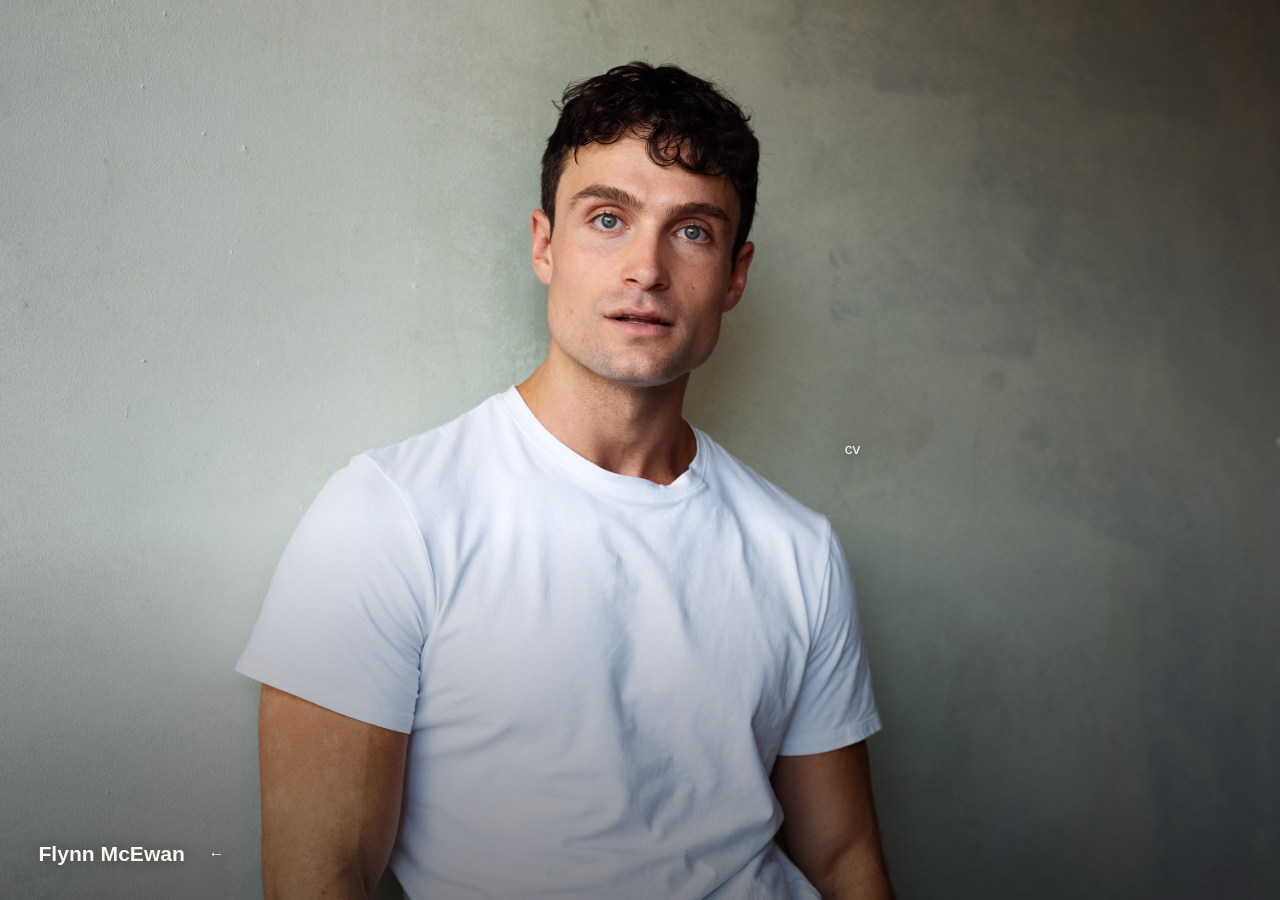
<file: bio.html>
<!doctype html>
<html lang="en">
  <head>
    <meta charset="UTF-8" />
    <meta name="viewport" content="width=device-width, initial-scale=1" />
    <meta name="theme-color" content="#171717" />
    <meta name="description" content="Flynn McEwan — bio." />
    <title>Bio — Flynn McEwan</title>
    <link rel="stylesheet" href="styles.css" />
  </head>
  <body class="bio-page">
    <main class="bio" aria-label="Flynn McEwan bio">
      <img
        class="bio__portrait"
        src="assets/GFXS3183.jpg"
        alt="Flynn McEwan wearing a white shirt, standing against a mottled studio wall"
        width="3000"
        height="4000"
        fetchpriority="high"
      />
      <p class="bio__line">
        <a href="assets/Flynn-Acting-CV.pdf" target="_blank" rel="noopener noreferrer">
          cv
        </a>
      </p>

      <div class="bio__identity">
        <a class="name-link" href="mailto:flynnmc3wan@gmail.com" aria-label="Email Flynn McEwan">
          Flynn McEwan
        </a>
        <a class="home-arrow" href="index.html" aria-label="Return to home">
          <span aria-hidden="true">&#8592;</span>
        </a>
      </div>
    </main>
  </body>
</html>
</file>
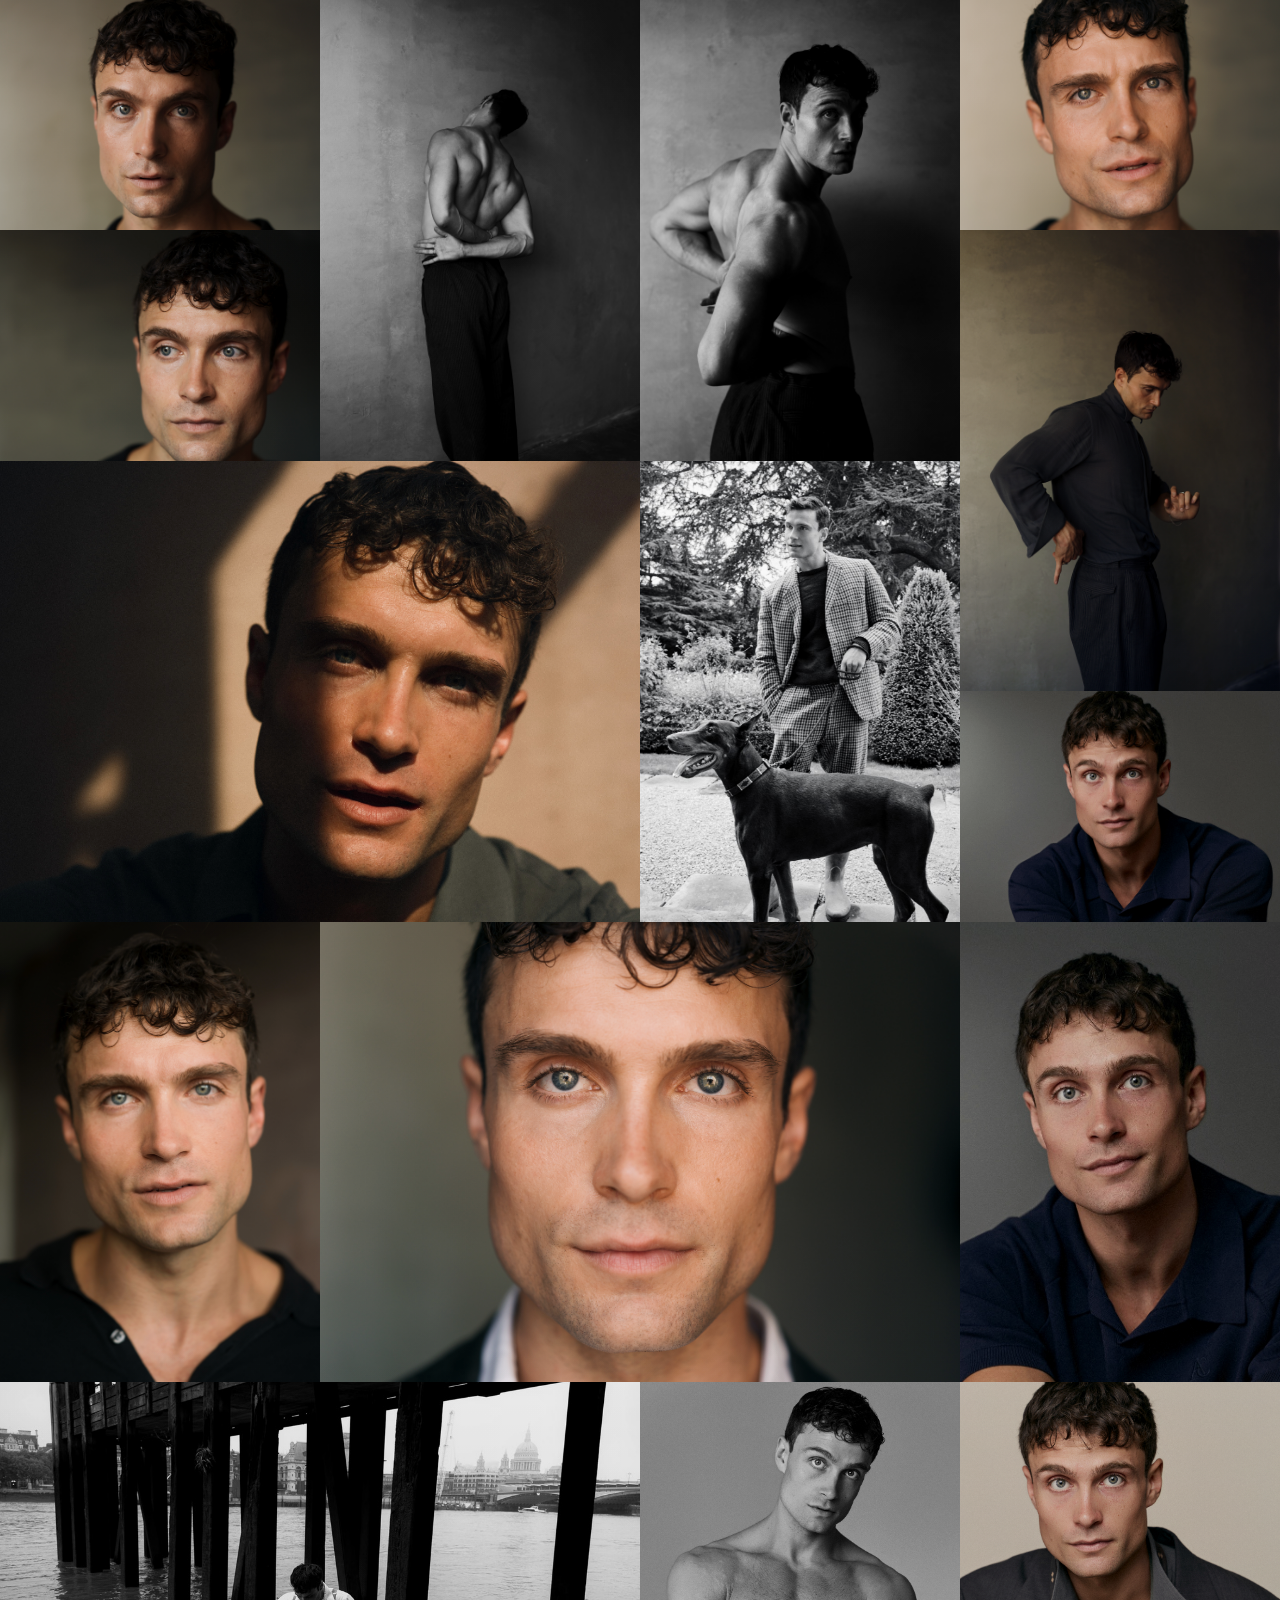
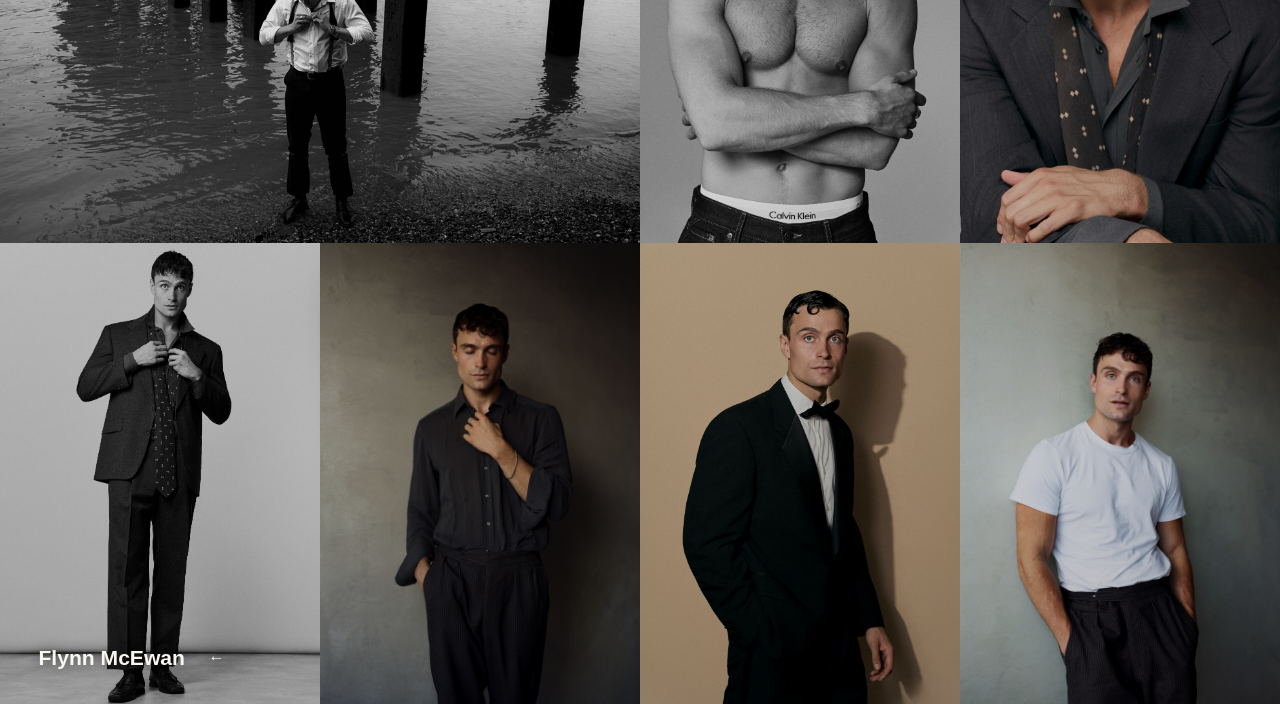
<file: images.html>
<!doctype html>
<html lang="en">
  <head>
    <meta charset="UTF-8" />
    <meta name="viewport" content="width=device-width, initial-scale=1" />
    <meta name="theme-color" content="#ffffff" />
    <meta name="description" content="Portraits of Flynn McEwan." />
    <title>Images — Flynn McEwan</title>
    <link rel="stylesheet" href="styles.css" />
  </head>
  <body class="images-page">
    <main class="gallery" aria-label="Portraits of Flynn McEwan">
      <div class="mosaic">
        <figure class="mosaic__tile mosaic__tile--two">
          <img src="assets/B0187670.jpg" alt="Headshot of Flynn McEwan, front on in a dark shirt" />
        </figure>
        <figure class="mosaic__tile mosaic__tile--one">
          <img src="assets/B0188335.jpg" alt="Black-and-white rear portrait of Flynn McEwan" width="3000" height="4000" />
        </figure>
        <figure class="mosaic__tile mosaic__tile--one">
          <img src="assets/B0188324.jpg" alt="Black-and-white profile portrait of Flynn McEwan" width="3000" height="4000" />
        </figure>
        <figure class="mosaic__tile mosaic__tile--five">
          <img src="assets/B0187570.jpg" alt="Close portrait of Flynn McEwan in a dark shirt, with questioning gaze" width="3000" height="4000" fetchpriority="high" />
        </figure>
        <figure class="mosaic__tile mosaic__tile--feature">
          <img src="assets/EF08DB04-88AE-4F81-9230-47C9A27B9B78_1_201_a.jpeg" alt="Flynn shadow cropped portrait" fetchpriority="hight" />
        </figure>
        <figure class="mosaic__tile mosaic__tile--four">
          <img src="assets/B0187408.jpg" alt="Flynn headshot with side gaze" />
        </figure>
        <figure class="mosaic__tile mosaic__tile--tall">
          <img src="assets/B0188124.jpg" alt="Flynn grey shirt dancing" fetchpriority="hight" />
        </figure>
        <figure class="mosaic__tile mosaic__tile--one">
          <img src="assets/Flynn-McEwan-dog-walking.JPG" alt="Flynn McEwan walking a dog" fetchpriority="hight" />
        </figure>
        <figure class="mosaic__tile mosaic__tile--two">
          <img src="assets/DA51A36C-30C1-45D4-B361-B04C09EDA798_1_105_c.jpeg" alt="Headshot of Flynn McEwan, blue polo earnest look" />
        </figure>
        <figure class="mosaic__tile mosaic__tile--one">
          <img src="assets/CAF24A77-BF4B-4204-BDC7-1C8BFD252AB0_1_201_a.jpeg" alt="Headshot of Flynn McEwan, open mouth teeth" />
        </figure>
        <figure class="mosaic__tile mosaic__tile--eight">
          <img src="assets/B0187871.jpg" alt="Headshot of Flynn McEwan in a jacket and white shirt" width="3000" height="4000" /> 
        </figure>
        <figure class="mosaic__tile mosaic__tile--feature">
          <img src="assets/4B586543-96EA-48DA-A14D-5C4469CCB67F_1_105_c.jpeg" alt="Flynn under a bridge" fetchpriority="hight" />
        </figure>
        <figure class="mosaic__tile mosaic__tile--tall">
          <img src="assets/930F9D61-1E6C-4570-8156-E51B20BE6F86_1_105_c.jpeg" alt="Flynn McEwan in a blue polo" fetchpriority="hight" />
        </figure>
        <figure class="mosaic__tile mosaic__tile--tall">
          <img src="assets/FLYNN__ 0739 1.jpg" alt="Flynn full body shot" fetchpriority="hight" />
        </figure>
        <figure class="mosaic__tile mosaic__tile--tall">
          <img src="assets/FLYNN__ 0468.jpg" alt="Flynn in an undone suit" fetchpriority="hight" />
        </figure>
        <figure class="mosaic__tile mosaic__tile--tall">
          <img src="assets/FLYNN__ 0352 1.jpg" alt="Flynn in an undone suit, black and white" fetchpriority="hight" />
        </figure>
        <figure class="mosaic__tile mosaic__tile--tall">
          <img src="assets/B0188049.jpg" alt="Flynn grey shirt eyes closed" fetchpriority="hight" />
        </figure>
        <figure class="mosaic__tile mosaic__tile--tall">
          <img src="assets/FLYNN__ 0937.jpg" alt="Flynn McEwan gatsby hair tuxedo" fetchpriority="hight" />
        </figure>
        <figure class="mosaic__tile mosaic__tile--tall">
          <img src="assets/GFXS3183.jpg" alt="Flynn white shirt" fetchpriority="hight" />
        </figure>
      </div>

      <div class="gallery__identity">
        <a class="name-link" href="index.html" aria-label="Flynn McEwan home">Flynn McEwan</a>
        <a class="home-arrow" href="index.html" aria-label="Return to home">
          <span aria-hidden="true">&#8592;</span>
        </a>
      </div>
    </main>
  </body>
</html>
</file>
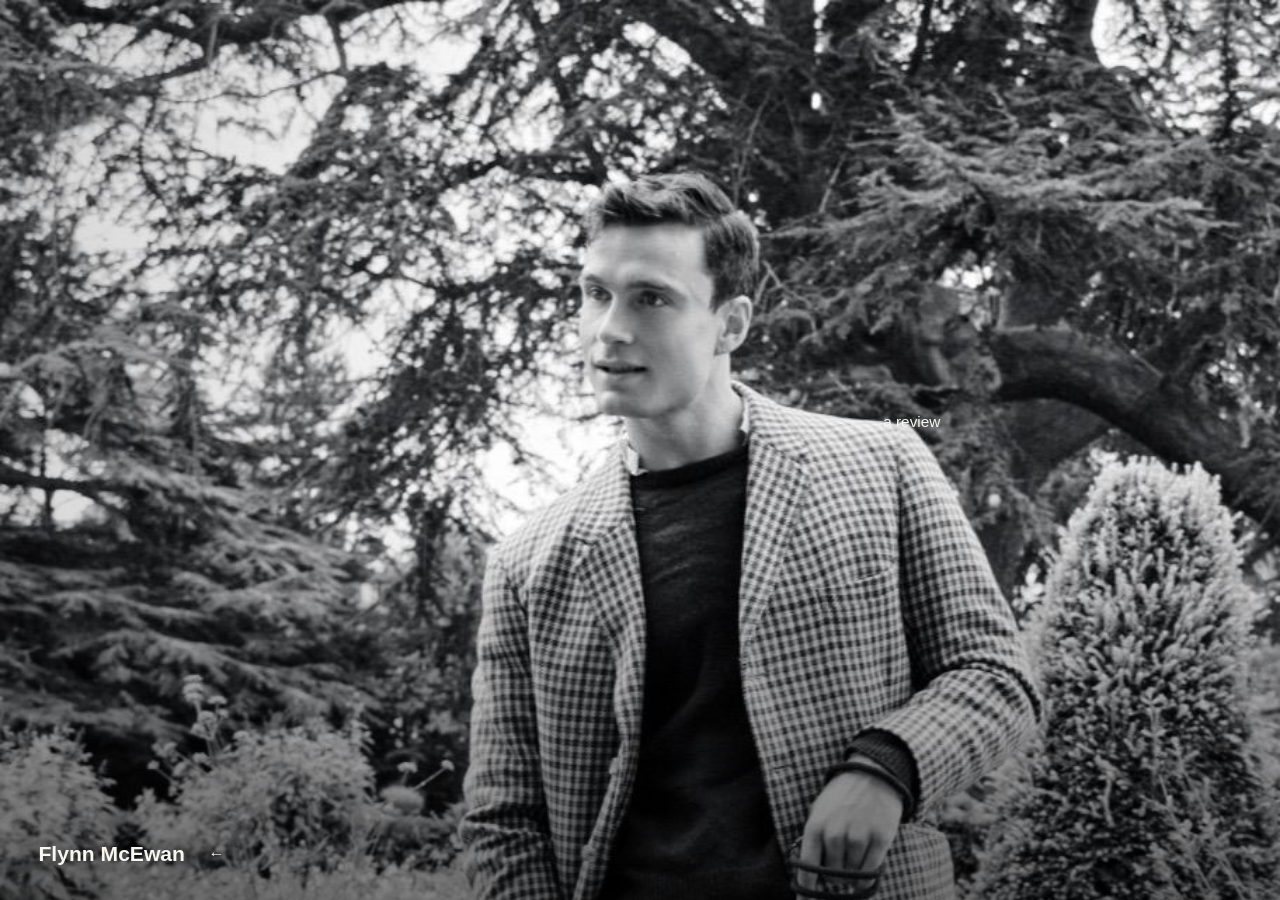
<file: press.html>
<!doctype html>
<html lang="en">
  <head>
    <meta charset="UTF-8" />
    <meta name="viewport" content="width=device-width, initial-scale=1" />
    <meta name="theme-color" content="#171717" />
    <meta name="description" content="Flynn McEwan — press." />
    <title>Press — Flynn McEwan</title>
    <link rel="stylesheet" href="styles.css" />
  </head>
  <body class="bio-page press-page">
    <main class="bio" aria-label="Flynn McEwan press">
      <img
        class="bio__portrait"
        src="assets/Flynn-McEwan-dog-walking.JPG"
        alt="Flynn McEwan wearing a tweed suit, walking a doberman with a park in the background"
        width="3000"
        height="4000"
        fetchpriority="high"
      />
      <p class="bio__line">
        <a href="https://ayoungishperspective.co.uk/2024/12/01/review-the-great-gatsby/">
          a review
        </a>
      </p>

      <div class="bio__identity">
        <a class="name-link" href="mailto:flynnmc3wan@gmail.com" aria-label="Email Flynn McEwan">
          Flynn McEwan
        </a>
        <a class="home-arrow" href="index.html" aria-label="Return to home">
          <span aria-hidden="true">&#8592;</span>
        </a>
      </div>
    </main>
  </body>
</html>
</file>
<file: styles.css>
:root {
  color-scheme: dark;
  --ink: #f7f6f1;
  --surface: #171717;
  --focus: #ffe46b;
  --page-pad: clamp(1.25rem, 3vw, 3.75rem);
  --sans: Arial, Helvetica, sans-serif;
}

* {
  box-sizing: border-box;
}

html {
  min-width: 320px;
  background: var(--surface);
}

body {
  margin: 0;
  min-width: 320px;
  min-height: 100vh;
  min-height: 100svh;
  overflow-x: hidden;
  background: var(--surface);
  color: var(--ink);
  font-family: var(--sans);
  font-synthesis: none;
}

a {
  color: inherit;
  text-decoration: none;
}

a:focus-visible {
  outline: 2px solid var(--focus);
  outline-offset: 5px;
}

.skip-link {
  position: fixed;
  z-index: 20;
  top: 0.75rem;
  left: 0.75rem;
  padding: 0.7rem 0.9rem;
  transform: translateY(-180%);
  background: #111;
  color: #fff;
  font-size: 0.85rem;
  transition: transform 180ms ease;
}

.skip-link:focus {
  transform: translateY(0);
}

.landing {
  position: relative;
  min-height: 100vh;
  min-height: 100svh;
  isolation: isolate;
  overflow: hidden;
  background: #202020;
}

.landing::after {
  position: absolute;
  z-index: -1;
  content: "";
  inset: 0;
  pointer-events: none;
  background:
    linear-gradient(90deg, rgba(0, 0, 0, 0.02) 42%, rgba(0, 0, 0, 0.32) 100%),
    linear-gradient(0deg, rgba(0, 0, 0, 0.16), transparent 40%);
}

.landing__portrait {
  position: absolute;
  z-index: -2;
  inset: 0;
  display: block;
  width: 100%;
  height: 100%;
  object-fit: cover;
  object-position: 50% 32%;
  animation: portrait-in 1.1s cubic-bezier(0.2, 0.72, 0.2, 1) both;
}

.gallery {
  position: relative;
  min-height: 100vh;
  min-height: 100svh;
  overflow: hidden;
  background: #f5f1ea;
}

.mosaic {
  position: relative;
  min-height: 100vh;
  min-height: 100svh;
  display: grid;
  grid-template-columns: repeat(4, minmax(0, 1fr));
  grid-auto-rows: minmax(12rem, 18vw);
  grid-auto-flow: dense;
  gap: 0px;
  background: #faf7f2;
}

.mosaic::after {
  position: absolute;
  content: "";
  inset: 0;
  pointer-events: none;
  background:
    linear-gradient(90deg, rgba(0, 0, 0, 0.05) 30%, rgba(0, 0, 0, 0.02) 55%, rgba(0, 0, 0, 0.1) 100%),
    linear-gradient(0deg, rgba(0, 0, 0, 0.2), transparent 42%);
}

.mosaic__tile {
  min-width: 0;
  min-height: 0;
  margin: 0;
  overflow: hidden;
  background: #fcf3df;
}

.mosaic__tile--one {
  grid-row: span 2;
}

.mosaic__tile--six {
  grid-column: span 2;
}

.mosaic__tile--eight {
  grid-column: span 2;
  grid-row: span 2;
}

.mosaic__tile--wide {
  grid-column: span 2;
}

.mosaic__tile--tall {
  grid-row: span 2;
}

.mosaic__tile--feature {
  grid-column: span 2;
  grid-row: span 2;
}

.mosaic__tile img {
  display: block;
  width: 100%;
  height: 100%;
  object-fit: cover;
  filter: saturate(0.88) contrast(1.02);
  transform: scale(1.01);
  transition: filter 500ms ease, transform 900ms cubic-bezier(0.2, 0.72, 0.2, 1);
}

.mosaic__tile video {
  display: block;
  width: 100%;
  height: 100%;
  object-fit: cover;
  background:  #fcf3df;
}

.mosaic__tile--one img {
  object-position: 51% 28%;
}

.mosaic__tile--two img {
  object-position: 50% 18%;
}

.mosaic__tile--three img {
  object-position: 50% 30%;
}

.mosaic__tile--four img {
  object-position: 50% 22%;
}

.mosaic__tile--five img {
  object-position: 50% 28%;
}

.mosaic__tile:hover img {
  filter: saturate(1) contrast(1.04);
  transform: scale(1.035);
}

.name-link,
.site-nav a,
.home-arrow {
  font-weight: 700;
}

.name-link {
  display: inline-flex;
  align-items: center;
  min-height: 44px;
  font-size: clamp(1rem, 1.65vw, 1.9rem);
  line-height: 1;
}

.name-link::after,
.site-nav a::after {
  position: absolute;
  right: 0;
  bottom: -0.16em;
  left: 0;
  height: 2px;
  content: "";
  transform: scaleX(0);
  transform-origin: right;
  background: currentColor;
  transition: transform 220ms ease;
}

.name-link:hover,
.name-link:focus-visible,
.site-nav a:hover,
.site-nav a:focus-visible {
  color: #aae7ffbe;
}

.name-link--home {
  position: absolute;
  top: 20%; 
  left: 35%;
  z-index: 2;
  text-shadow: 0 1px 14px rgba(0, 0, 0, 0.35);
}

.site-nav {
  position: absolute;
  z-index: 2;
  top: 50%;
  right: var(--page-pad);
  display: flex;
  flex-direction: column;
  gap: clamp(1.5rem, 4vh, 2.75rem);
  transform: translateY(-50%);
  text-align: right;
  text-shadow: 0 1px 14px rgba(0, 0, 0, 0.45);
}

.site-nav__group {
  display: flex;
  flex-direction: column;
  align-items: flex-end;
  gap: clamp(0.25rem, 0.75vh, 0.65rem);
  margin: 0;
  padding: 0;
  list-style: none;
}

.site-nav a {
  position: relative;
  display: inline-block;
  font-size: clamp(0.92rem, 1.55vw, 1.75rem);
  line-height: 1.05;
  transition: color 220ms ease;
}

.landing .name-link,
.landing .site-nav {
  opacity: 0;
  animation: settle-in 700ms 180ms cubic-bezier(0.2, 0.72, 0.2, 1) forwards;
}

.landing .site-nav {
  animation-delay: 320ms;
}

@keyframes settle-in {
  from {
    opacity: 0;
    transform: translateY(calc(-50% + 12px));
  }
  to {
    opacity: 1;
    transform: translateY(-50%);
  }
}

.landing .name-link {
  animation-name: settle-name;
}

@keyframes settle-name {
  from {
    opacity: 0;
    transform: translateY(12px);
  }
  to {
    opacity: 1;
    transform: translateY(0);
  }
}

.bio-page {
  overflow: hidden;
}

.bio {
  position: relative;
  display: grid;
  min-height: 100vh;
  min-height: 100svh;
  place-items: center;
  overflow: hidden;
  background: #171717;
}

.bio::after {
  position: absolute;
  content: "";
  inset: 0;
  pointer-events: none;
  background:
    linear-gradient(180deg, transparent 58%, rgba(0, 0, 0, 0.48) 100%),
    linear-gradient(90deg, rgba(0, 0, 0, 0.16), transparent 40%);
}

.bio__portrait {
  width: 100%;
  height: 100vh;
  height: 100svh;
  object-fit: cover;
  object-position: 50% 34%;
  animation: portrait-in 1.1s cubic-bezier(0.2, 0.72, 0.2, 1) both;
}

@keyframes portrait-in {
  from {
    opacity: 0;
    transform: scale(1.025);
  }
  to {
    opacity: 1;
    transform: scale(1);
  }
}

.bio__line {
  position: absolute;
  z-index: 2;
  top: 49%;
  left: 66%;
  margin: 0;
  font-size: clamp(0.9rem, 1.2vw, 1.35rem);
  line-height: 1;
  text-transform: lowercase;
  text-shadow: 0 1px 14px rgba(0, 0, 0, 0.35);
  opacity: 0;
  animation: line-in 600ms 480ms ease-out forwards;
}

.press-page .bio__portrait {
  object-position: 50% 0%;
}

.press-page .bio__line {
  top: 46%;
  left: 69%;
}

@keyframes line-in {
  from {
    opacity: 0;
    transform: translateY(8px);
  }
  to {
    opacity: 1;
    transform: translateY(0);
  }
}

.bio__identity {
  position: absolute;
  z-index: 2;
  bottom: max(1.5rem, env(safe-area-inset-bottom));
  left: var(--page-pad);
  display: flex;
  align-items: center;
  gap: 0.6rem;
  text-shadow: 0 1px 14px rgba(0, 0, 0, 0.4);
}

.gallery__identity {
  position: absolute;
  z-index: 3;
  bottom: max(1.5rem, env(safe-area-inset-bottom));
  left: var(--page-pad);
  display: flex;
  align-items: center;
  gap: 0.6rem;
  text-shadow: 0 1px 14px rgba(0, 0, 0, 0.55);
}

.gallery__identity .name-link {
  position: relative;
}

.bio__identity .name-link {
  position: relative;
}

.home-arrow {
  display: grid;
  width: 44px;
  height: 44px;
  place-items: center;
  font-size: 1rem;
  transition: transform 180ms ease;
}

.home-arrow:hover,
.home-arrow:focus-visible {
  transform: translateX(-4px);
}

@media (max-width: 720px) {
  .landing {
    min-height: 100svh;
  }

  .mosaic {
    grid-template-columns: repeat(2, minmax(0, 1fr));
    grid-auto-rows: minmax(10rem, 44vw);
  }

  .mosaic::after {
    background:
      linear-gradient(180deg, rgba(0, 0, 0, 0.04) 38%, rgba(0, 0, 0, 0.5) 100%),
      linear-gradient(90deg, transparent, rgba(0, 0, 0, 0.1));
  }

  .name-link--home {
    positiion: absolute;
    top: 25%;
    left: var(--page-pad);
    font-size: 1.06rem;
  }

  .site-nav {
    top: auto;
    right: var(--page-pad);
    bottom: max(1.35rem, env(safe-area-inset-bottom));
    gap: 0.65rem;
    transform: none;
  }

  .site-nav__group {
    gap: 0
  }

  .site-nav a {
    min-height: 24px;
    font-size: 0.76rem;
    line-height: 1.1;
  }

  .landing .site-nav {
    animation-name: settle-mobile-nav;
  }

  @keyframes settle-mobile-nav {
    from {
      opacity: 0;
      transform: translateY(12px);
    }
    to {
      opacity: 1;
      transform: translateY(0);
    }
  }

  .bio__portrait {
    object-position: 53% 50%;
  }

  .bio__line {
    top: 26%;
    right: var(--page-pad);
    left: auto;
    font-size: 0.9rem;
  }

  .press-page .bio__line {
    top: 23%;
    right: calc(var(--page-pad) * 0.75);
  }

  .bio__identity {
    right: var(--page-pad);
    justify-content: space-between;
  }

  .gallery__identity {
    right: var(--page-pad);
    justify-content: space-between;
  }

  .gallery__identity .name-link {
    font-size: 1rem;
  }

  .bio__identity .name-link {
    font-size: 1rem;
  }
}

@media (hover: none) {
  .mosaic__tile:hover img {
    filter: saturate(0.88) contrast(1.02);
    transform: scale(1.01);
  }
}

@media (prefers-reduced-motion: reduce) {
  *,
  *::before,
  *::after {
    scroll-behavior: auto !important;
    animation-duration: 0.01ms !important;
    animation-delay: 0ms !important;
    transition-duration: 0.01ms !important;
  }
}

@media (forced-colors: active) {
  .mosaic::after,
  .bio::after {
    display: none;
  }

  .name-link,
  .site-nav,
  .bio__line,
  .bio__identity {
    padding: 0.2rem;
    background: Canvas;
    color: CanvasText;
    text-shadow: none;
  }
}
</file>
